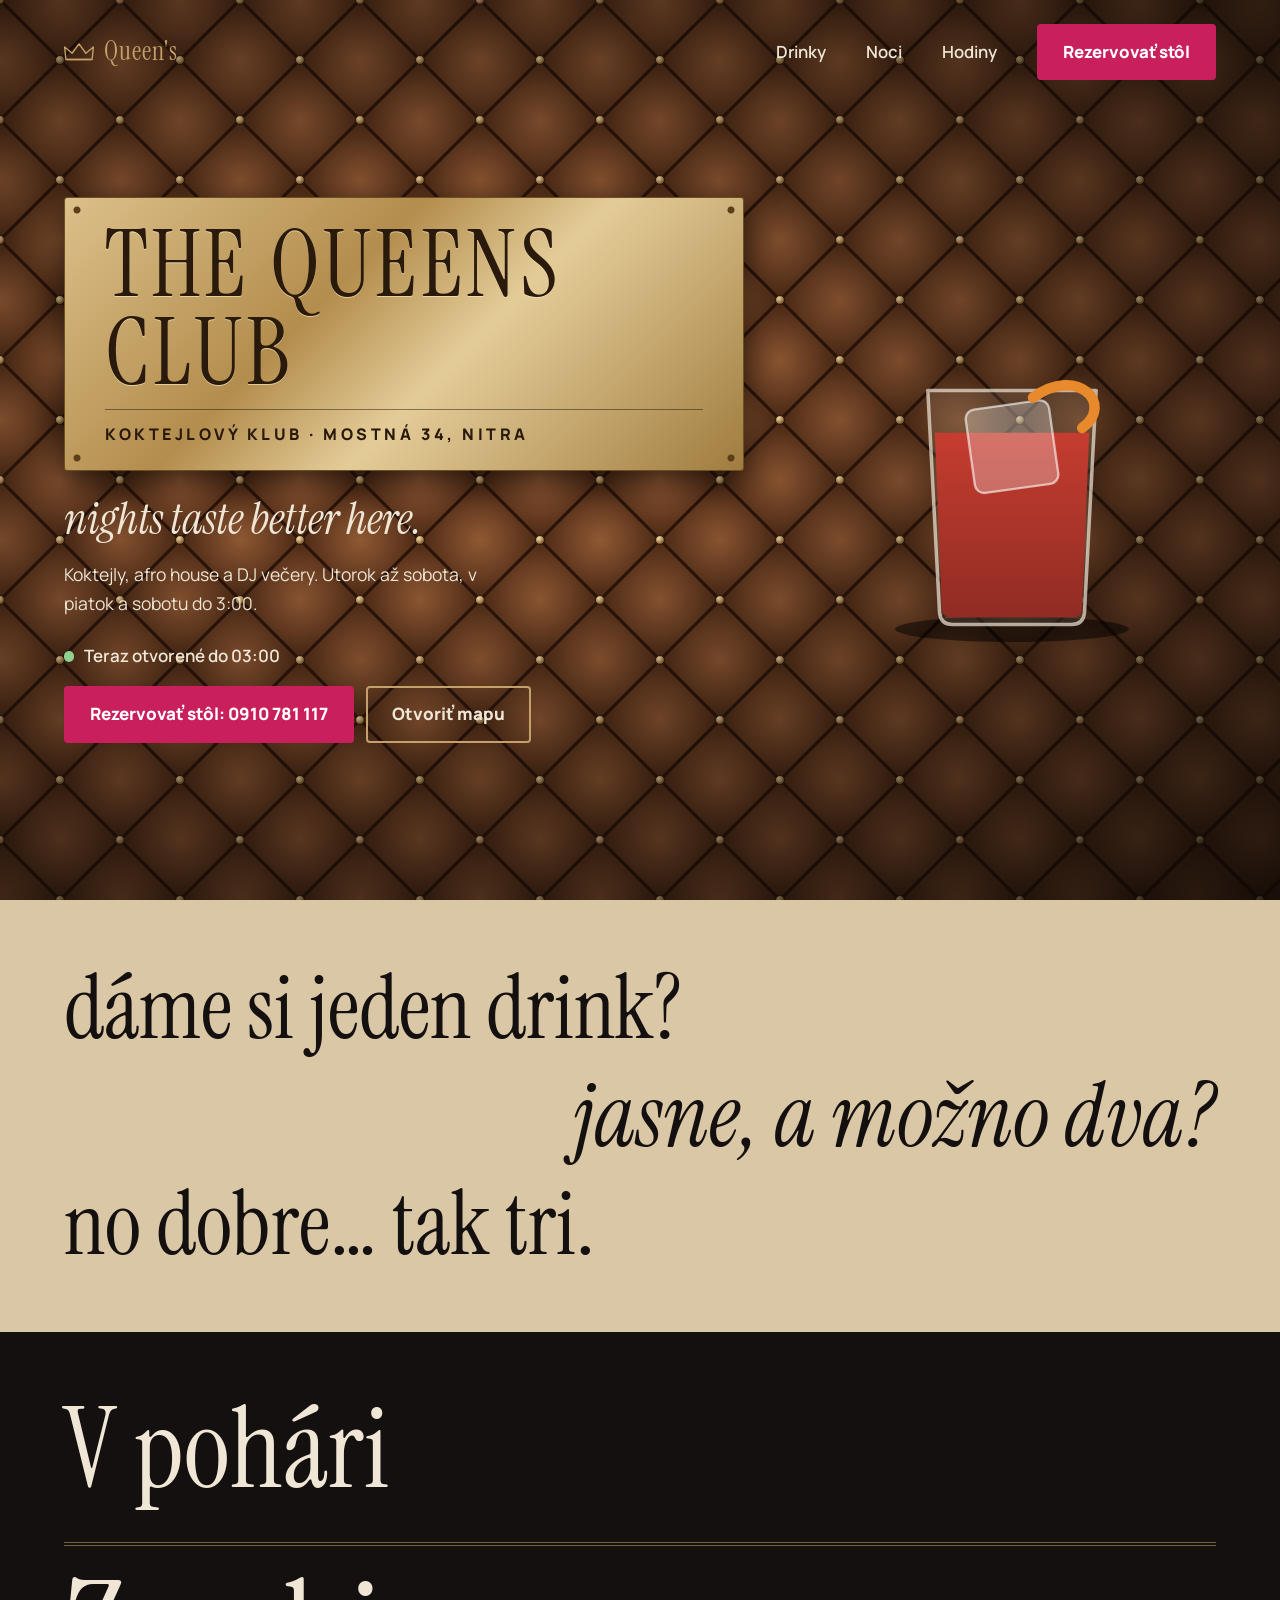
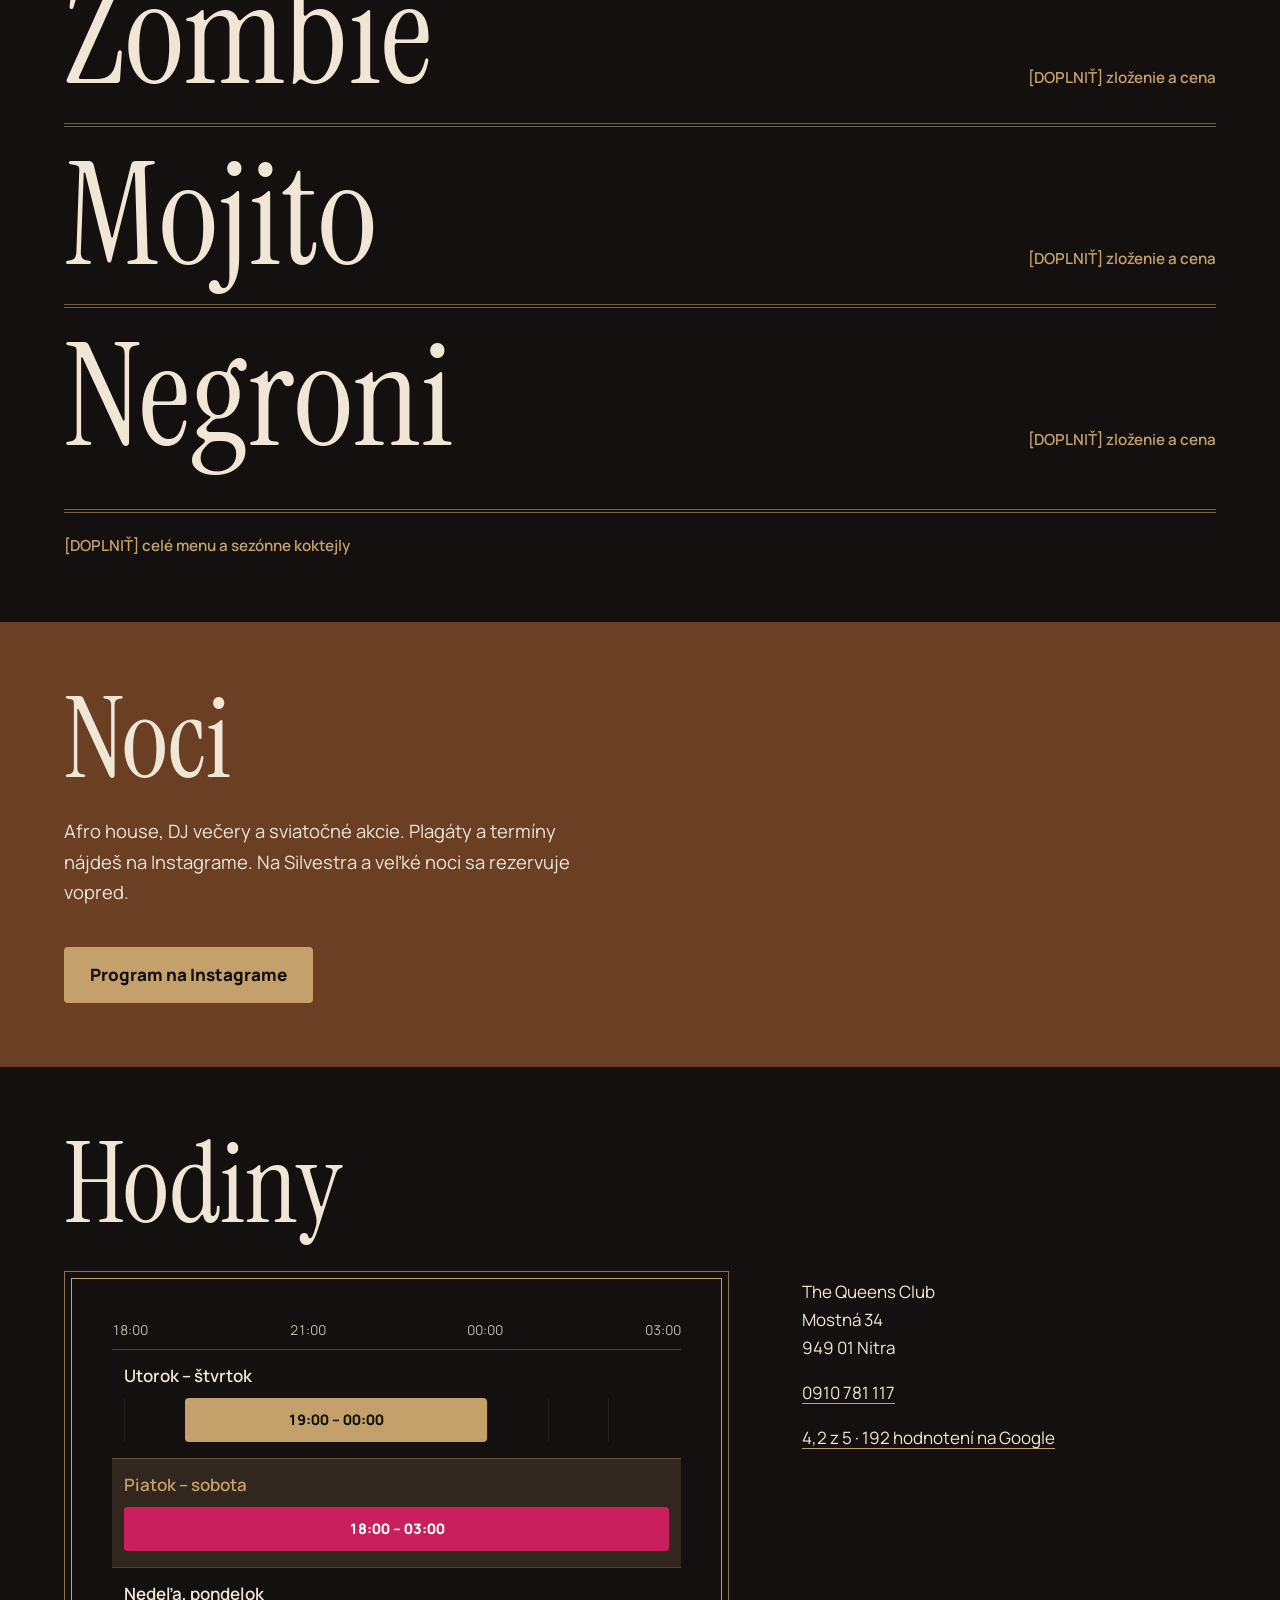
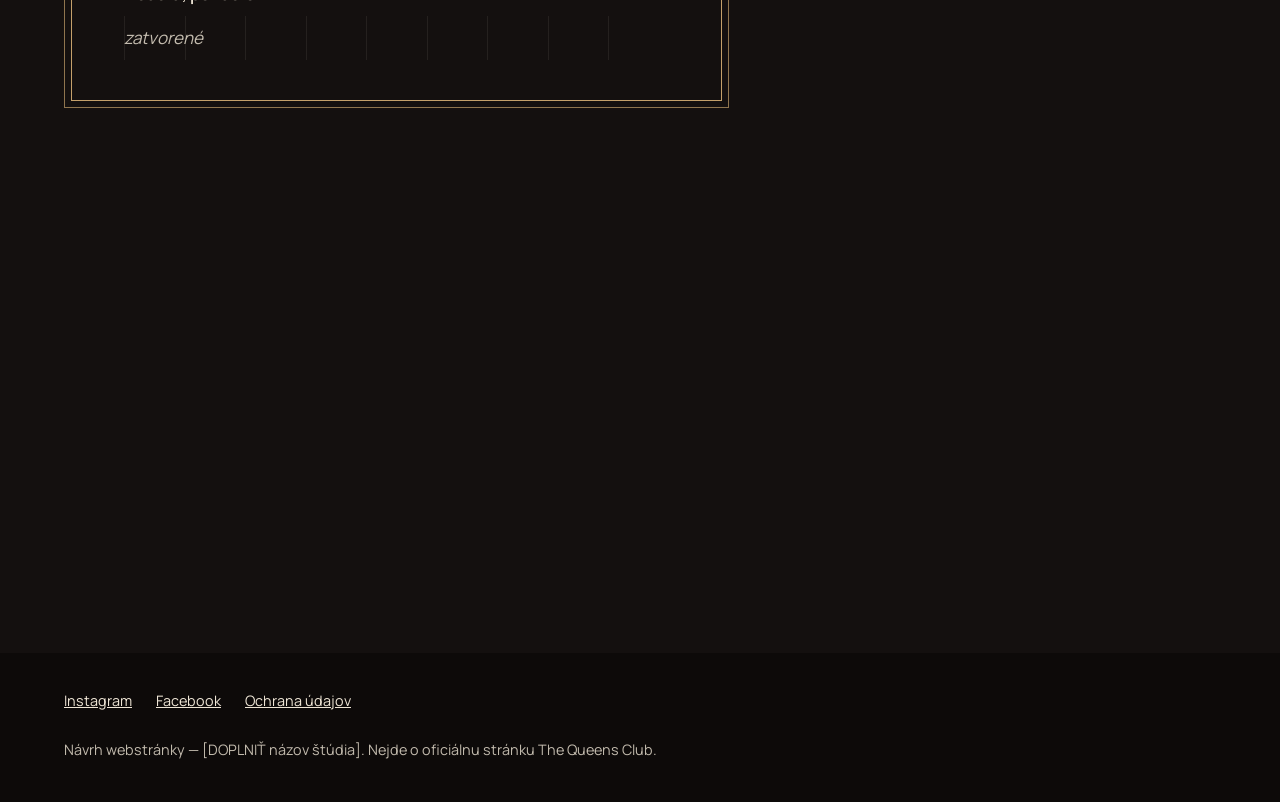
<file: index.html>
<!doctype html>
<html lang="sk">
<head>
  <meta charset="utf-8">
  <meta name="viewport" content="width=device-width, initial-scale=1">
  <title>The Queens Club Nitra | Koktejlový klub na Mostnej</title>
  <meta name="description" content="The Queens Club je koktejlový klub na Mostnej ulici v Nitre. Koktejly, afro house a DJ večery. Otvorené utorok až sobotu, v piatok a sobotu do 3:00.">
  <meta name="theme-color" content="#14100f">
  <meta property="og:type" content="website">
  <meta property="og:locale" content="sk_SK">
  <meta property="og:title" content="The Queens Club Nitra | nights taste better here.">
  <meta property="og:description" content="Koktejlový klub na Mostnej 34 v Nitre. Utorok až sobota.">
  <meta property="og:image" content="assets/og.jpg">
  <meta property="og:image:width" content="1200">
  <meta property="og:image:height" content="630">
  <meta property="og:image:alt" content="Mosadzná tabuľka The Queens Club na stehovanej koňakovej koži a pohár Negroni">
  <link rel="icon" href="assets/favicon.svg" type="image/svg+xml">
  <link rel="preconnect" href="https://fonts.googleapis.com">
  <link rel="preconnect" href="https://fonts.gstatic.com" crossorigin>
  <link href="https://fonts.googleapis.com/css2?family=Instrument+Serif:ital@0;1&family=Manrope:wght@400;600;800&display=swap" rel="stylesheet">
  <link rel="stylesheet" href="style.css">
  <script defer src="script.js"></script>
  <script defer src="dialogue.js"></script>
  <script type="application/ld+json">
  {
    "@context": "https://schema.org",
    "@type": "BarOrPub",
    "name": "The Queens Club",
    "telephone": "+421910781117",
    "priceRange": "10–15 €",
    "address": {
      "@type": "PostalAddress",
      "streetAddress": "Mostná 34",
      "postalCode": "949 01",
      "addressLocality": "Nitra",
      "addressCountry": "SK"
    },
    "geo": {
      "@type": "GeoCoordinates",
      "latitude": 48.3154497,
      "longitude": 18.0902766
    },
    "openingHoursSpecification": [
      { "@type": "OpeningHoursSpecification", "dayOfWeek": ["Tuesday", "Wednesday", "Thursday"], "opens": "19:00", "closes": "00:00" },
      { "@type": "OpeningHoursSpecification", "dayOfWeek": ["Friday", "Saturday"], "opens": "18:00", "closes": "03:00" }
    ],
    "sameAs": [
      "https://www.instagram.com/thequeensclub_nitra/",
      "https://www.facebook.com/thequeensclubnitra"
    ]
  }
  </script>
</head>
<body>
  <a class="skip-link" href="#noc">Preskočiť na obsah</a>

  <header class="topbar">
    <a class="brand" href="#top" aria-label="The Queens Club, začiatok stránky">
      <svg class="brand-crown" viewBox="0 0 48 32" width="30" height="20" aria-hidden="true" focusable="false">
        <path d="M3 28 L1 8 L13 18 L24 3 L35 18 L47 8 L45 28 Z" fill="none" stroke="currentColor" stroke-width="2.2" stroke-linejoin="round"/>
        <path d="M5 28 H43" stroke="currentColor" stroke-width="2.2" stroke-linecap="round"/>
      </svg>
      <span class="brand-name">Queen's</span>
    </a>
    <nav class="topbar-nav" aria-label="Hlavná navigácia">
      <a href="#pohar">Drinky</a>
      <a href="#noci">Noci</a>
      <a href="#hodiny">Hodiny</a>
      <a class="button button-raspberry topbar-book" href="tel:+421910781117">Rezervovať stôl</a>
    </nav>
  </header>

  <main id="top">
    <section class="hero">
      <div class="hero-copy">
        <h1 class="plate">
          <span class="plate-name">The Queens Club</span>
          <span class="plate-sub">koktejlový klub · Mostná 34, Nitra</span>
        </h1>
        <p class="hero-tagline">nights taste better here.</p>
        <p class="hero-lede">Koktejly, afro house a DJ večery. Utorok až sobota, v piatok a sobotu do 3:00.</p>
        <p class="status" data-open-status>Otváracie hodiny nižšie</p>
        <div class="actions">
          <a class="button button-raspberry" href="tel:+421910781117">Rezervovať stôl: 0910 781 117</a>
          <a class="button button-line" href="https://www.google.com/maps/search/?api=1&amp;query=The+Queens+Club+Mostná+34+Nitra" rel="noopener">Otvoriť mapu</a>
        </div>
      </div>
      <svg class="hero-glass" viewBox="0 0 260 320" role="img" aria-label="Pohár Negroni s veľkou kockou ľadu a pomarančovou kôrou">
        <defs>
          <linearGradient id="negroni" x1="0" y1="0" x2="0" y2="1">
            <stop offset="0" stop-color="#c0291d"/>
            <stop offset="1" stop-color="#85160f"/>
          </linearGradient>
        </defs>
        <ellipse class="glass-shadow" cx="130" cy="296" rx="100" ry="11"/>
        <path class="glass-drink" d="M64 128 L196 128 L190 278 Q190 286 182 286 L78 286 Q70 286 70 278 Z"/>
        <rect class="glass-ice" x="94" y="104" width="72" height="72" rx="8" transform="rotate(-8 130 140)"/>
        <path class="glass-body" d="M58 92 L202 92 L192 282 Q191 292 181 292 L79 292 Q69 292 68 282 Z"/>
        <path class="glass-peel" d="M148 98 C186 70 218 104 190 124"/>
      </svg>
    </section>

    <section class="dialogue" id="noc" aria-label="Rozhovor pri bare">
      <p class="dialogue-line dialogue-left">dáme si jeden drink?</p>
      <p class="dialogue-line dialogue-right">jasne, a možno dva?</p>
      <p class="dialogue-line dialogue-left">no dobre… tak tri.</p>
    </section>

    <section class="glass" id="pohar">
      <h2>V pohári</h2>
      <ol class="drink-list">
        <li>
          <span class="drink-name">Zombie</span>
          <span class="placeholder">[DOPLNIŤ] zloženie a cena</span>
        </li>
        <li>
          <span class="drink-name">Mojito</span>
          <span class="placeholder">[DOPLNIŤ] zloženie a cena</span>
        </li>
        <li>
          <span class="drink-name">Negroni</span>
          <span class="placeholder">[DOPLNIŤ] zloženie a cena</span>
        </li>
      </ol>
      <p class="placeholder glass-more">[DOPLNIŤ] celé menu a sezónne koktejly</p>
    </section>

    <section class="nights" id="noci">
      <h2>Noci</h2>
      <p>Afro house, DJ večery a sviatočné akcie. Plagáty a termíny nájdeš na Instagrame. Na Silvestra a veľké noci sa rezervuje vopred.</p>
      <a class="button button-bronze" href="https://www.instagram.com/thequeensclub_nitra/" rel="noopener">Program na Instagrame</a>
    </section>

    <section class="hours" id="hodiny">
      <h2>Hodiny</h2>
      <div class="hours-grid">
        <div class="timeline" role="group" aria-label="Otváracie hodiny">
          <div class="timeline-axis" aria-hidden="true">
            <span>18:00</span><span>21:00</span><span>00:00</span><span>03:00</span>
          </div>
          <div class="timeline-row" data-days="2 3 4">
            <p class="timeline-day">Utorok – štvrtok</p>
            <div class="timeline-track"><span class="timeline-bar bar-weekday">19:00 – 00:00</span></div>
          </div>
          <div class="timeline-row" data-days="5 6">
            <p class="timeline-day">Piatok – sobota</p>
            <div class="timeline-track"><span class="timeline-bar bar-weekend">18:00 – 03:00</span></div>
          </div>
          <div class="timeline-row" data-days="0 1">
            <p class="timeline-day">Nedeľa, pondelok</p>
            <div class="timeline-track"><span class="timeline-closed">zatvorené</span></div>
          </div>
        </div>
        <address class="address">
          <p>The Queens Club<br>Mostná 34<br>949 01 Nitra</p>
          <p><a href="tel:+421910781117">0910 781 117</a></p>
          <p class="rating"><a href="https://www.google.com/maps/place/The+Queens+Club/@48.3154497,18.0902766,17z" rel="noopener">4,2 z 5 · 192 hodnotení na Google</a></p>
        </address>
      </div>
      <iframe class="map" title="Mapa: The Queens Club, Mostná 34, Nitra" loading="lazy"
              src="https://www.google.com/maps?q=48.3154497,18.0902766&amp;z=17&amp;output=embed"></iframe>
    </section>
  </main>

  <footer class="footer">
    <p class="footer-links">
      <a href="https://www.instagram.com/thequeensclub_nitra/" rel="noopener">Instagram</a>
      <a href="https://www.facebook.com/thequeensclubnitra" rel="noopener">Facebook</a>
      <a href="ochrana-udajov.html">Ochrana údajov</a>
    </p>
    <p class="footer-note">Návrh webstránky — [DOPLNIŤ názov štúdia]. Nejde o oficiálnu stránku The Queens Club.</p>
  </footer>

  <nav class="dock" aria-label="Rýchle akcie">
    <a class="button button-raspberry" href="tel:+421910781117">Rezervovať stôl</a>
    <a class="button button-line" href="https://www.google.com/maps/search/?api=1&amp;query=The+Queens+Club+Mostná+34+Nitra" rel="noopener">Mapa</a>
  </nav>
</body>
</html>
</file>
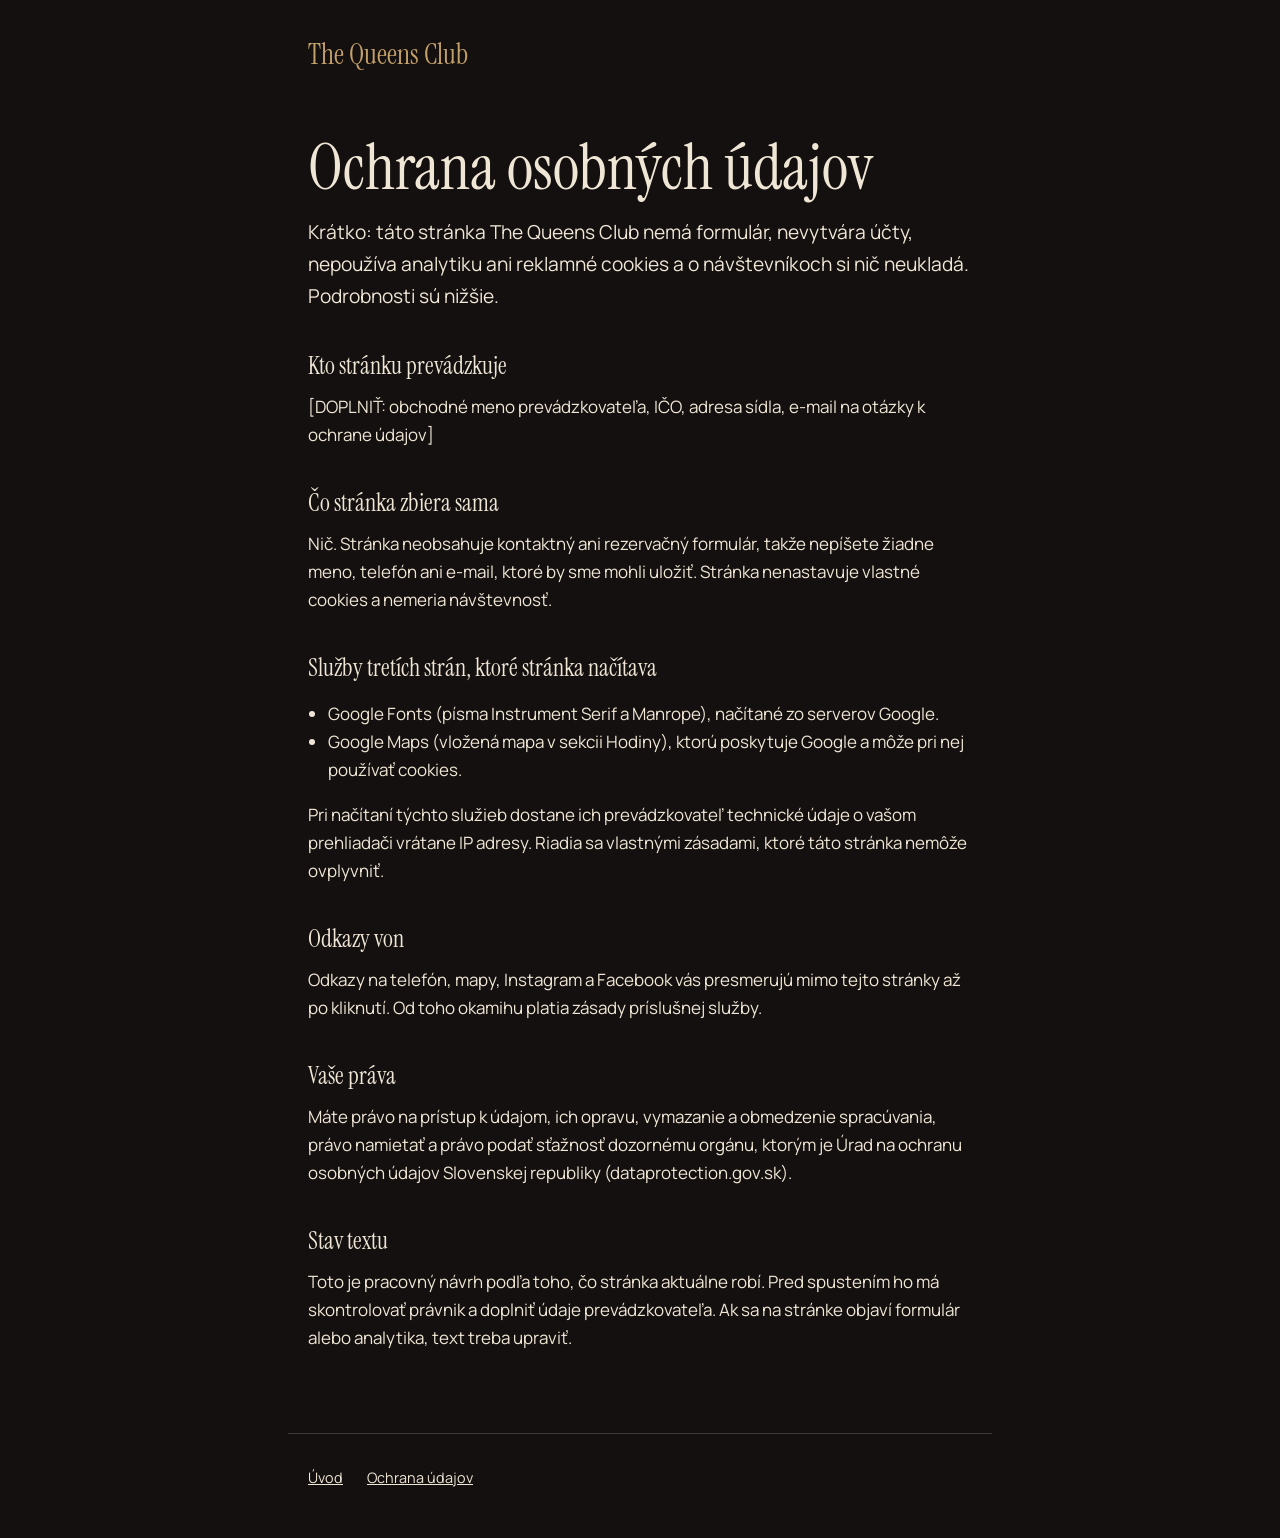
<file: ochrana-udajov.html>
<!doctype html>
<html lang="sk">
<head>
  <meta charset="utf-8">
  <meta name="viewport" content="width=device-width, initial-scale=1">
  <title>Ochrana údajov | The Queens Club</title>
  <meta name="description" content="Aké údaje spracúva stránka The Queens Club. Návrh na kontrolu právnikom.">
  <meta name="robots" content="noindex">
  <meta name="theme-color" content="#14100f">
  <link rel="icon" href="assets/favicon.svg" type="image/svg+xml">
  <link rel="preconnect" href="https://fonts.googleapis.com">
  <link rel="preconnect" href="https://fonts.gstatic.com" crossorigin>
  <link href="https://fonts.googleapis.com/css2?family=Instrument+Serif:ital@0;1&family=Manrope:wght@400;600;800&display=swap" rel="stylesheet">
  <link rel="stylesheet" href="style.css">
  <link rel="stylesheet" href="page.css">
</head>
<body class="page-body">
  <main class="page">
    <a class="page-home" href="./">The Queens Club</a>
    <div class="page-content">
      <h1>Ochrana osobných údajov</h1>
      <p class="page-lead">Krátko: táto stránka The Queens Club nemá formulár, nevytvára účty, nepoužíva analytiku ani reklamné cookies a o návštevníkoch si nič neukladá. Podrobnosti sú nižšie.</p>

      <h2>Kto stránku prevádzkuje</h2>
      <p>[DOPLNIŤ: obchodné meno prevádzkovateľa, IČO, adresa sídla, e-mail na otázky k ochrane údajov]</p>

      <h2>Čo stránka zbiera sama</h2>
      <p>Nič. Stránka neobsahuje kontaktný ani rezervačný formulár, takže nepíšete žiadne meno, telefón ani e-mail, ktoré by sme mohli uložiť. Stránka nenastavuje vlastné cookies a nemeria návštevnosť.</p>

      <h2>Služby tretích strán, ktoré stránka načítava</h2>
      <ul>
        <li>Google Fonts (písma Instrument Serif a Manrope), načítané zo serverov Google.</li>
        <li>Google Maps (vložená mapa v sekcii Hodiny), ktorú poskytuje Google a môže pri nej používať cookies.</li>
      </ul>
      <p>Pri načítaní týchto služieb dostane ich prevádzkovateľ technické údaje o vašom prehliadači vrátane IP adresy. Riadia sa vlastnými zásadami, ktoré táto stránka nemôže ovplyvniť.</p>

      <h2>Odkazy von</h2>
      <p>Odkazy na telefón, mapy, Instagram a Facebook vás presmerujú mimo tejto stránky až po kliknutí. Od toho okamihu platia zásady príslušnej služby.</p>

      <h2>Vaše práva</h2>
      <p>Máte právo na prístup k údajom, ich opravu, vymazanie a obmedzenie spracúvania, právo namietať a právo podať sťažnosť dozornému orgánu, ktorým je Úrad na ochranu osobných údajov Slovenskej republiky (dataprotection.gov.sk).</p>

      <h2>Stav textu</h2>
      <p>Toto je pracovný návrh podľa toho, čo stránka aktuálne robí. Pred spustením ho má skontrolovať právnik a doplniť údaje prevádzkovateľa. Ak sa na stránke objaví formulár alebo analytika, text treba upraviť.</p>

    </div>
  </main>
  <footer class="page-footer">
    <a href="./">Úvod</a>
    <a href="ochrana-udajov.html">Ochrana údajov</a>
  </footer>
</body>
</html>
</file>
<file: style.css>
:root {
  --night: #14100f;
  --night-deep: #0d0a09;
  --cream: #efe6d6;
  --cream-muted: rgba(239, 230, 214, 0.8);
  --sand: #d9c7a6;
  --bronze: #c4a06a;
  --bronze-line: rgba(196, 160, 106, 0.4);
  --raspberry: #c91f5d;
  --leather: #6b3f23;
  --status-open: #8fd18f;
  --font-display: "Instrument Serif", "Georgia", serif;
  --font-body: "Manrope", "Segoe UI", sans-serif;
  --space-1: 0.5rem;
  --space-2: 1rem;
  --space-3: 1.5rem;
  --space-4: 2.5rem;
  --space-5: 4rem;
  --space-6: 6rem;
  --gutter: 1.25rem;
  --dock-height: 4.75rem;
  --radius-button: 4px;
}

*,
*::before,
*::after {
  box-sizing: border-box;
}

html {
  scroll-behavior: smooth;
  scroll-padding-top: 4rem;
}

body {
  margin: 0;
  padding-bottom: var(--dock-height);
  background: var(--night);
  color: var(--cream);
  font-family: var(--font-body);
  font-size: 1.0625rem;
  line-height: 1.65;
}

a {
  color: inherit;
}

:focus-visible {
  outline: 3px solid var(--bronze);
  outline-offset: 3px;
}

h1,
h2 {
  margin: 0;
  font-family: var(--font-display);
  font-weight: 400;
  line-height: 0.95;
}

h2 {
  font-size: clamp(3.25rem, 11vw, 7rem);
}

p {
  margin: 0 0 1em;
}

.visually-hidden {
  position: absolute;
  width: 1px;
  height: 1px;
  overflow: hidden;
  clip-path: inset(50%);
  white-space: nowrap;
}

.skip-link {
  position: absolute;
  left: var(--gutter);
  top: -4rem;
  z-index: 20;
  padding: 0.75rem var(--space-2);
  background: var(--bronze);
  color: var(--night);
}

.skip-link:focus {
  top: 0.75rem;
}

.topbar {
  position: absolute;
  inset: 0 0 auto 0;
  z-index: 10;
  display: flex;
  align-items: center;
  justify-content: space-between;
  gap: var(--space-3);
  padding: var(--space-2) var(--gutter);
}

.brand {
  display: inline-flex;
  align-items: center;
  gap: 0.6rem;
  padding: 0.4rem 0;
  color: var(--bronze);
  text-decoration: none;
}

.brand-name {
  font-family: var(--font-display);
  font-size: 1.6rem;
  letter-spacing: 0.04em;
}

.topbar-nav {
  display: flex;
  align-items: center;
  gap: 1.1rem;
  font-size: 0.95rem;
  font-weight: 600;
}

.topbar-nav a:not(.button) {
  display: inline-block;
  padding: 0.7rem 0;
  text-decoration: none;
}

.topbar-nav a:not(.button):hover {
  color: var(--bronze);
}

.topbar-nav .topbar-book {
  display: none;
  min-height: 2.75rem;
}

.button {
  display: inline-flex;
  align-items: center;
  justify-content: center;
  min-height: 3.25rem;
  padding: 0.75rem var(--space-3);
  border: 2px solid var(--raspberry);
  border-radius: var(--radius-button);
  font-weight: 800;
  text-decoration: none;
  text-align: center;
  transition: background-color 0.2s, color 0.2s, border-color 0.2s;
}

.button-raspberry {
  background: var(--raspberry);
  color: #fff;
}

.button-raspberry:hover {
  background: var(--cream);
  border-color: var(--cream);
  color: var(--night);
}

.button-line {
  border-color: var(--bronze);
  background: transparent;
  color: var(--cream);
}

.button-line:hover {
  background: var(--bronze);
  color: var(--night);
}

.button-bronze {
  border-color: var(--bronze);
  background: var(--bronze);
  color: var(--night);
}

.button-bronze:hover {
  background: transparent;
  color: var(--cream);
}

.actions {
  display: flex;
  flex-wrap: wrap;
  gap: 0.75rem;
}

.status {
  display: inline-flex;
  align-items: center;
  gap: 0.6rem;
  margin: 0 0 var(--space-2);
  font-weight: 600;
}

.status::before {
  content: "";
  flex: none;
  width: 0.65rem;
  height: 0.65rem;
  border-radius: 50%;
  background: var(--raspberry);
}

.status[data-open="true"]::before {
  background: var(--status-open);
}

.hero {
  display: grid;
  gap: var(--space-4);
  align-items: center;
  min-height: 100svh;
  padding: 5.5rem var(--gutter) var(--space-5);
  background:
    radial-gradient(ellipse at 35% 45%, transparent 25%, rgba(10, 6, 4, 0.82) 100%),
    url("assets/leather.svg") 0 0 / 96px 96px;
}

.plate {
  display: inline-block;
  max-width: 100%;
  margin: 0 0 var(--space-3);
  padding: var(--space-3) var(--space-4);
  border: 1px solid #6e4f21;
  border-radius: 3px;
  background:
    radial-gradient(circle at 12px 12px, #5a3f18 0 3px, transparent 4px),
    radial-gradient(circle at calc(100% - 12px) 12px, #5a3f18 0 3px, transparent 4px),
    radial-gradient(circle at 12px calc(100% - 12px), #5a3f18 0 3px, transparent 4px),
    radial-gradient(circle at calc(100% - 12px) calc(100% - 12px), #5a3f18 0 3px, transparent 4px),
    linear-gradient(135deg, #dcc08a 0%, #b38d4d 38%, #e4cc98 58%, #a07c3f 100%);
  box-shadow: 0 0.75rem 2rem rgba(0, 0, 0, 0.55);
  color: #2a1a0c;
  line-height: 1;
}

.plate-name {
  display: block;
  font-size: clamp(2.5rem, 9.5vw, 5.75rem);
  letter-spacing: 0.04em;
  line-height: 0.95;
  text-shadow: 0 1px 0 rgba(255, 240, 200, 0.6);
  text-transform: uppercase;
}

.plate-sub {
  display: block;
  margin-top: 0.75rem;
  padding-top: 0.75rem;
  border-top: 1px solid rgba(42, 26, 12, 0.5);
  font-family: var(--font-body);
  font-size: clamp(0.8rem, 2.4vw, 1rem);
  font-weight: 800;
  letter-spacing: 0.22em;
  line-height: 1.5;
  text-transform: uppercase;
}

.hero-tagline {
  margin: 0 0 var(--space-2);
  font-family: var(--font-display);
  font-size: clamp(1.75rem, 5vw, 2.75rem);
  font-style: italic;
  line-height: 1.1;
}

.hero-lede {
  max-width: 28rem;
  margin-bottom: var(--space-3);
  font-size: 1.1rem;
}

.hero .actions {
  display: none;
}

.hero-glass {
  width: min(100%, 15rem);
  height: auto;
  justify-self: center;
}

.glass-shadow {
  fill: rgba(0, 0, 0, 0.5);
}

.glass-body {
  fill: rgba(239, 230, 214, 0.1);
  stroke: rgba(239, 230, 214, 0.7);
  stroke-width: 3;
  stroke-linejoin: round;
}

.glass-drink {
  fill: url("#negroni");
}

.glass-ice {
  fill: rgba(255, 255, 255, 0.28);
  stroke: rgba(255, 255, 255, 0.6);
  stroke-width: 2;
}

.glass-peel {
  fill: none;
  stroke: #e8892b;
  stroke-width: 9;
  stroke-linecap: round;
}

.dialogue {
  display: flex;
  flex-direction: column;
  gap: 1.25rem;
  padding: var(--space-5) var(--gutter);
  background: var(--sand);
  color: var(--night);
}

.dialogue-line {
  margin: 0;
  max-width: 80%;
  font-family: var(--font-display);
  font-size: clamp(2.4rem, 8vw, 5.5rem);
  line-height: 1;
}

.dialogue-right {
  align-self: flex-end;
  font-style: italic;
  text-align: right;
}

.dialogue-scripted .dialogue-line {
  opacity: 0;
  transform: translateY(1rem);
  transition: opacity 0.6s ease-out, transform 0.6s ease-out;
}

.dialogue-scripted.is-playing .dialogue-line {
  opacity: 1;
  transform: none;
}

.dialogue-scripted.is-playing .dialogue-line:nth-child(2) {
  transition-delay: 0.9s;
}

.dialogue-scripted.is-playing .dialogue-line:nth-child(3) {
  transition-delay: 1.8s;
}

.glass {
  padding: var(--space-5) var(--gutter);
}

.drink-list {
  margin: var(--space-4) 0 0;
  padding: 0;
  list-style: none;
}

.drink-list li {
  display: flex;
  flex-direction: column;
  padding: 1.25rem 0;
  border-top: 4px double rgba(196, 160, 106, 0.55);
}

.drink-name {
  font-family: var(--font-display);
  font-size: clamp(4rem, 15vw, 9rem);
  line-height: 0.95;
}

.placeholder {
  color: var(--bronze);
  font-size: 0.95rem;
  font-weight: 600;
}

.glass-more {
  margin: var(--space-3) 0 0;
  padding-top: 1.25rem;
  border-top: 4px double rgba(196, 160, 106, 0.55);
}

.nights {
  padding: var(--space-5) var(--gutter);
  background: var(--leather);
}

.nights p {
  max-width: 34rem;
  margin: var(--space-3) 0 var(--space-4);
  font-size: 1.15rem;
}

.hours {
  padding: var(--space-5) var(--gutter) var(--space-4);
}

.hours-grid {
  display: grid;
  gap: var(--space-5);
  margin-top: var(--space-4);
  padding: 0 7px;
}

.timeline {
  padding: var(--space-3) 1.25rem 1.25rem;
  border: 1px solid var(--bronze);
  box-shadow: 0 0 0 6px var(--night), 0 0 0 7px rgba(196, 160, 106, 0.7);
}

.timeline-axis {
  display: flex;
  justify-content: space-between;
  margin-bottom: var(--space-1);
  color: var(--cream-muted);
  font-size: 0.85rem;
  font-variant-numeric: tabular-nums;
}

.timeline-row {
  padding: 0.75rem 0.75rem var(--space-2);
  border-top: 1px solid rgba(196, 160, 106, 0.35);
}

.timeline-row.is-today {
  background: rgba(196, 160, 106, 0.16);
}

.timeline-day {
  margin: 0 0 var(--space-1);
  font-weight: 600;
}

.timeline-row.is-today .timeline-day {
  color: var(--bronze);
}

.timeline-track {
  display: grid;
  grid-template-columns: repeat(9, 1fr);
  align-items: center;
  min-height: 2.75rem;
  background: repeating-linear-gradient(to right, rgba(239, 230, 214, 0.08) 0 1px, transparent 1px calc(100% / 9));
}

.timeline-bar {
  display: flex;
  align-items: center;
  justify-content: center;
  min-height: 2.75rem;
  border-radius: var(--radius-button);
  font-size: 0.9rem;
  font-weight: 800;
  font-variant-numeric: tabular-nums;
}

.bar-weekday {
  grid-column: 2 / 7;
  background: var(--bronze);
  color: var(--night);
}

.bar-weekend {
  grid-column: 1 / 10;
  background: var(--raspberry);
  color: #fff;
}

.timeline-closed {
  grid-column: 1 / -1;
  color: var(--cream-muted);
  font-style: italic;
}

.address {
  font-style: normal;
}

.address a {
  text-decoration-color: var(--bronze);
  text-underline-offset: 0.25em;
}

.map {
  display: block;
  width: 100%;
  height: 22rem;
  margin-top: var(--space-5);
  border: 0;
  filter: grayscale(0.7) invert(0.9) contrast(0.9);
}

.footer {
  padding: var(--space-3) var(--gutter) var(--space-4);
  background: var(--night-deep);
  font-size: 0.9rem;
}

.footer-links {
  display: flex;
  flex-wrap: wrap;
  gap: var(--space-3);
}

.footer-links a {
  display: inline-block;
  padding: 0.7rem 0;
}

.footer-note {
  margin: var(--space-1) 0 0;
  color: var(--cream-muted);
}

.dock {
  position: fixed;
  inset: auto 0 0 0;
  z-index: 15;
  display: grid;
  grid-template-columns: 1.4fr 1fr;
  gap: 0.75rem;
  padding: 0.75rem var(--gutter) calc(0.75rem + env(safe-area-inset-bottom));
  background: var(--night-deep);
  border-top: 1px solid rgba(196, 160, 106, 0.5);
}

@media (min-width: 48rem) {
  :root {
    --gutter: 3rem;
  }

  body {
    padding-bottom: 0;
  }

  .dock {
    display: none;
  }

  .topbar {
    padding-top: var(--space-3);
  }

  .topbar-nav {
    gap: var(--space-4);
    font-size: 1.05rem;
  }

  .topbar-nav .topbar-book {
    display: inline-flex;
  }

  .hero {
    grid-template-columns: minmax(0, 1.25fr) minmax(0, 0.75fr);
    gap: var(--space-5);
    padding-top: 6.5rem;
    background-size: auto, 120px 120px;
  }

  .hero .actions {
    display: flex;
  }

  .hero-glass {
    width: min(100%, 19rem);
  }

  .dialogue-line {
    max-width: 60%;
  }

  .drink-list li {
    flex-direction: row;
    align-items: baseline;
    justify-content: space-between;
    gap: var(--space-4);
  }

  .timeline {
    padding: var(--space-4) var(--space-4) var(--space-3);
  }

  .hours-grid {
    grid-template-columns: minmax(0, 1.6fr) minmax(0, 1fr);
    gap: 5rem;
  }

  .map {
    height: 28rem;
  }
}

@media (min-width: 75rem) {
  :root {
    --gutter: max(4rem, calc((100vw - 76rem) / 2));
  }
}

@media (prefers-reduced-motion: reduce) {
  html {
    scroll-behavior: auto;
  }

  .button {
    transition: none;
  }
}
</file>
<file: page.css>
:root {
  --page-bg: var(--night);
  --page-ink: var(--cream);
  --page-accent: var(--bronze);
  --page-accent-ink: var(--night);
  --page-line: rgba(239, 230, 214, 0.2);
  --page-display-font: var(--font-display);
  --page-body-font: var(--font-body);
}

.page-body {
  min-height: 100vh;
  padding-bottom: 0;
  background: var(--page-bg);
  color: var(--page-ink);
  font-family: var(--page-body-font);
}

.page {
  max-width: 44rem;
  margin: 0 auto;
  padding: 1.5rem 1.25rem 4rem;
}

.page-home {
  display: inline-block;
  margin-bottom: 3rem;
  padding: 0.5rem 0;
  color: var(--page-accent);
  font-family: var(--page-display-font);
  font-size: 1.75rem;
  text-decoration: none;
}

.page-content h1 {
  margin-bottom: 1rem;
  font-family: var(--page-display-font);
  font-size: clamp(2.5rem, 8vw, 4rem);
  line-height: 1.05;
}

.page-content h2 {
  margin: 2.5rem 0 0.75rem;
  font-family: var(--page-display-font);
  font-size: 1.5rem;
  line-height: 1.2;
}

.page-content p,
.page-content li {
  line-height: 1.65;
}

.page-content ul {
  padding-left: 1.25rem;
}

.page-lead {
  font-size: 1.2rem;
}

.page-code {
  margin: 0;
  color: var(--page-accent);
  font-family: var(--page-display-font);
  font-size: clamp(5rem, 24vw, 10rem);
  line-height: 1;
}

.page-button {
  display: inline-flex;
  align-items: center;
  min-height: 3.25rem;
  padding: 0.75rem 1.5rem;
  background: var(--page-accent);
  color: var(--page-accent-ink);
  font-weight: 700;
  text-decoration: none;
}

.page-button:hover {
  background: var(--page-ink);
}

.page-content a:not(.page-button) {
  text-decoration-color: var(--page-accent);
  text-underline-offset: 0.2em;
}

.page-footer {
  display: flex;
  gap: 1.5rem;
  max-width: 44rem;
  margin: 0 auto;
  padding: 1.5rem 1.25rem 2.5rem;
  border-top: 1px solid var(--page-line);
  font-size: 0.9rem;
}

.page-footer a {
  display: inline-block;
  padding: 0.5rem 0;
}
</file>
